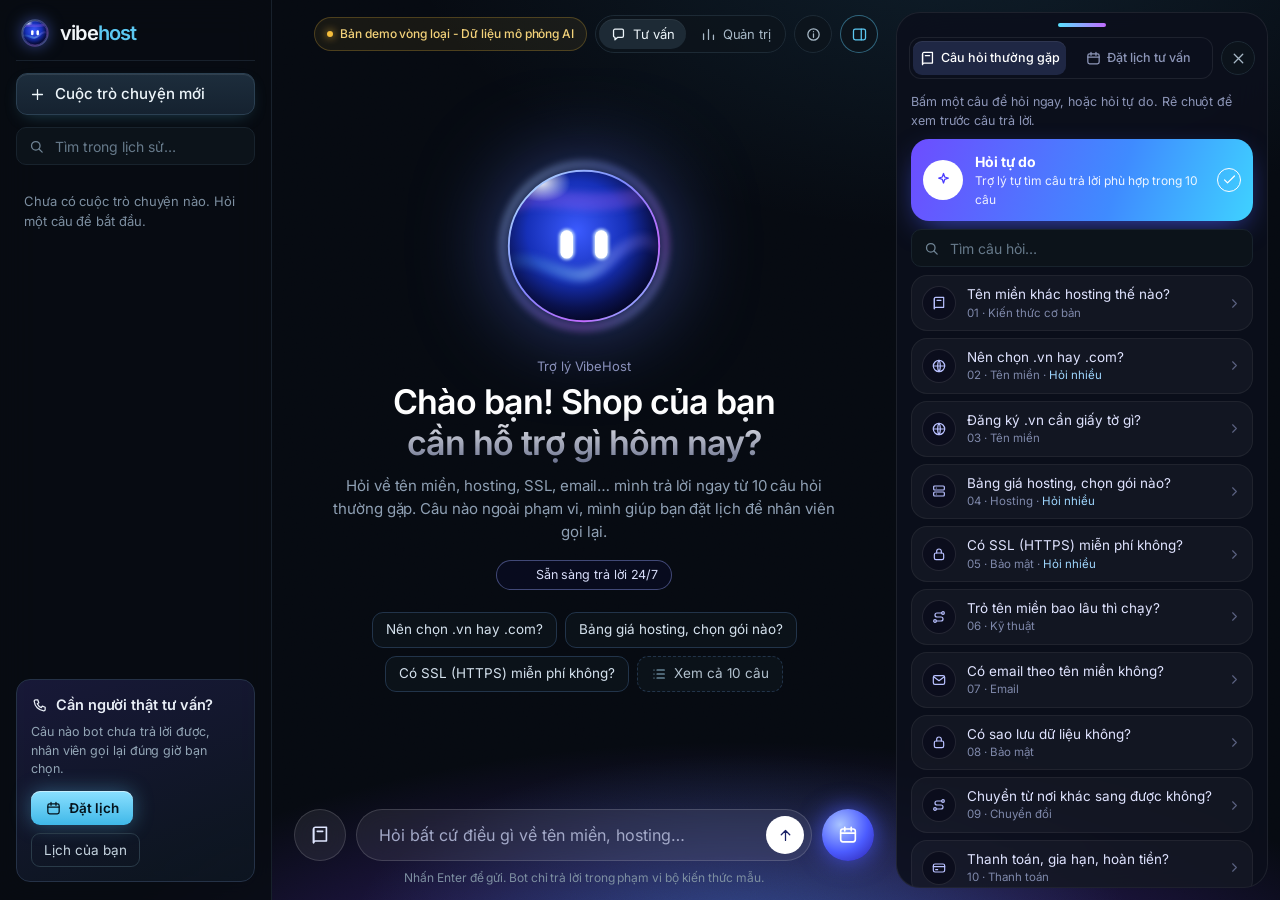
<file: index.html>
<!doctype html>
<html lang="vi">
<head>
  <meta charset="utf-8">
  <meta name="viewport" content="width=device-width, initial-scale=1, viewport-fit=cover">
  <title>Chatbot tư vấn VibeHost — Đề 4 (bản demo vòng loại)</title>
  <meta name="description" content="Chatbot FAQ & đặt lịch tư vấn (Đề 4, VIBE-CODING 2026). Bản demo vòng loại - Dữ liệu mô phỏng AI.">
  <meta name="theme-color" content="#060a11">
  <meta name="color-scheme" content="dark">
  <link rel="icon" href="assets/mascot.svg" type="image/svg+xml">
  <link rel="stylesheet" href="css/styles.css">
</head>
<body>
  <a class="skip-link" href="#msg-input">Bỏ qua, tới ô nhập câu hỏi</a>
  <div class="glowbg" aria-hidden="true"></div>

  <div class="app" id="app" data-view="chat" data-panel-open="true">
    <!-- ============ CỘT TRÁI: LỊCH SỬ TRÒ CHUYỆN ============ -->
    <aside class="side" id="side" aria-label="Lịch sử trò chuyện">
      <div class="brand">
        <img src="assets/mascot.svg" width="30" height="30" alt="">
        <b translate="no">vibe<span>host</span></b>
        <button type="button" class="iconbtn sm only-drawer" id="side-close" aria-label="Đóng lịch sử"></button>
      </div>
      <button type="button" class="new" id="btn-new-chat"><span data-icon="plus"></span>Cuộc trò chuyện mới</button>
      <label class="find"><span data-icon="search"></span><span class="sr-only">Tìm trong lịch sử</span><input type="search" id="hist-search" placeholder="Tìm trong lịch sử…" autocomplete="off"></label>
      <nav class="hist" id="hist-list" aria-label="Các cuộc trò chuyện"></nav>
      <div class="help">
        <b><span data-icon="phone"></span>Cần người thật tư vấn?</b>
        <p>Câu nào bot chưa trả lời được, nhân viên gọi lại đúng giờ bạn chọn.</p>
        <div class="row">
          <button type="button" class="btnc" id="help-book"><span data-icon="cal"></span>Đặt lịch</button>
          <button type="button" class="btng" id="help-mine">Lịch của bạn <span class="count-pill" id="mine-count" hidden>0</span></button>
        </div>
      </div>
    </aside>

    <!-- ============ KHU GIỮA ============ -->
    <main class="main">
      <header class="top">
        <button type="button" class="iconbtn only-m" id="btn-hist" aria-label="Mở lịch sử trò chuyện"><span data-icon="clock"></span></button>
        <a class="top-brand" href="#/chat" aria-label="VibeHost, về màn hình tư vấn"><img src="assets/mascot.svg" width="26" height="26" alt=""><b translate="no">vibe<span>host</span></b></a>
        <span class="conv-title" id="conv-title"><span data-icon="chat"></span><span id="conv-title-text">Cuộc trò chuyện mới</span></span>
        <span class="grow"></span>
        <span class="demo" role="note">Bản demo vòng loại - Dữ liệu mô phỏng AI</span>
        <nav class="pillg" aria-label="Chuyển màn hình">
          <a href="#/chat" data-route="chat"><span data-icon="chat"></span>Tư vấn</a>
          <a href="#/admin" data-route="admin"><span data-icon="chart"></span>Quản trị<span class="nav-count" id="nav-admin-count" hidden>0</span></a>
        </nav>
        <button type="button" class="iconbtn hide-m" id="btn-demo" aria-label="Chạy demo tự động 5 tính năng" title="Chạy demo tự động 5 tính năng"><span data-icon="play"></span></button>
        <button type="button" class="iconbtn" id="btn-about" aria-label="Giới thiệu bản demo" title="Giới thiệu bản demo"><span data-icon="info"></span></button>
        <button type="button" class="iconbtn chat-only" id="btn-panel" aria-label="Ẩn hoặc hiện bảng câu hỏi và đặt lịch" aria-controls="panel" aria-expanded="true"><span data-icon="panelR"></span></button>
      </header>
      <div class="storage-warning" id="storage-warning" role="alert" hidden>Trình duyệt đang chặn lưu trữ: lịch hẹn và lịch sử chỉ được giữ tạm đến khi tải lại trang.</div>

      <!-- Màn tư vấn -->
      <section class="view-chat" id="view-chat" aria-labelledby="chat-h1">
        <h1 class="sr-only" id="chat-h1">Chatbot tư vấn tên miền và hosting VibeHost</h1>
        <div class="chat-log" id="chat-log" role="log" aria-live="polite" aria-label="Nội dung trò chuyện"></div>
        <div class="bottom">
          <form class="dock" id="composer" autocomplete="off">
            <button type="button" class="round" id="dock-faq" aria-label="Mở câu hỏi thường gặp"><span data-icon="book"></span></button>
            <div class="field" id="composer-field">
              <label class="sr-only" for="msg-input">Nhập câu hỏi</label>
              <input id="msg-input" type="text" maxlength="300" enterkeyhint="send" placeholder="Hỏi bất cứ điều gì về tên miền, hosting…">
              <span class="counter" id="msg-counter" aria-hidden="true">0/300</span>
              <button type="submit" class="snd" id="send-btn" aria-label="Gửi câu hỏi"><span data-icon="up"></span></button>
            </div>
            <button type="button" class="orbbtn" id="dock-book" aria-label="Đặt lịch tư vấn"><span data-icon="cal"></span></button>
          </form>
          <p class="hint" id="composer-hint" aria-live="polite">Nhấn Enter để gửi. Bot chỉ trả lời trong phạm vi bộ kiến thức mẫu.</p>
        </div>
      </section>

      <!-- Màn quản trị -->
      <section class="view-admin" id="view-admin" aria-labelledby="adm-h1" hidden>
        <div class="adwrap">
          <div class="adm-head">
            <h1 id="adm-h1">Quản trị lịch hẹn</h1>
            <p>Không cần đăng nhập (đúng phạm vi đề, chỉ dùng cho demo). <span id="adm-storage-note"></span></p>
          </div>
          <div class="kpis">
            <div><small>Câu hỏi đã nhận</small><b id="ins-questions">0</b><em id="ins-since">chưa có câu hỏi</em></div>
            <div><small>Bot tự trả lời</small><b class="grad" id="ins-answered">—</b><em id="ins-answered-sub">0 câu từ bộ kiến thức</em></div>
            <div><small>Chuyển cho nhân viên</small><b id="ins-fallback">0</b><em><span id="ins-bookings">0</span> lịch hẹn tạo từ chatbot</em></div>
            <div><small><span class="dot pend"></span>Lịch chờ xử lý</small><b id="st-pending">0</b><em>Tổng <span id="st-total">0</span>, hẹn hôm nay <span id="st-today">0</span></em></div>
          </div>
          <div class="grid2">
            <div class="col-main">
              <div class="toolbar">
                <label class="find grow"><span data-icon="search"></span><span class="sr-only">Tìm lịch hẹn</span><input type="search" id="adm-search" placeholder="Tìm theo tên, số điện thoại, nội dung…"></label>
                <div class="seg" role="group" aria-label="Lọc theo trạng thái">
                  <button type="button" data-filter="all" aria-pressed="true">Tất cả</button>
                  <button type="button" data-filter="pending" aria-pressed="false">Chờ xử lý</button>
                  <button type="button" data-filter="done" aria-pressed="false">Đã xong</button>
                </div>
              </div>
              <div class="toolbar">
                <button type="button" class="btn danger-ghost" id="adm-clear-done"><span data-icon="trash"></span><span>Xóa lịch đã xử lý (<span id="adm-clear-done-count">0</span>)</span></button>
                <button type="button" class="btn ghost" id="adm-export"><span data-icon="download"></span>Xuất CSV</button>
                <button type="button" class="btn ghost" id="adm-seed"><span data-icon="plus"></span>Thêm dữ liệu mẫu</button>
              </div>
              <div class="tbl">
                <div class="th" aria-hidden="true"><span>Thời gian</span><span>Khách hàng</span><span>Nội dung cần tư vấn</span><span>Trạng thái</span><span></span></div>
                <div id="adm-list" aria-live="polite"></div>
              </div>
            </div>
            <div class="col-side">
              <section class="ins" aria-labelledby="rank-h"><h2 id="rank-h"><img src="assets/mascot.svg" width="22" height="22" alt="">Chủ đề được hỏi nhiều nhất</h2><ol class="rank" id="ins-rank"></ol></section>
              <section class="ins" id="adm-log-panel" aria-labelledby="log-h"><h2 id="log-h"><span>Bot chưa trả lời được (<span id="adm-unanswered-count">0</span>)</span></h2>
                <p class="muted">Gợi ý câu hỏi mới để bổ sung vào bộ kiến thức.</p>
                <ul class="miss-list" id="adm-unanswered"></ul>
                <button type="button" class="btn ghost sm" id="adm-clear-log">Xóa nhật ký</button>
              </section>
              <p class="danger-zone"><button type="button" class="link-btn danger" id="adm-reset">Đặt lại toàn bộ dữ liệu demo</button></p>
            </div>
          </div>
        </div>
      </section>
    </main>

    <!-- ============ CỘT PHẢI: CÂU HỎI THƯỜNG GẶP / ĐẶT LỊCH ============ -->
    <aside class="panel" id="panel" aria-label="Câu hỏi thường gặp và đặt lịch tư vấn">
      <span class="grab" aria-hidden="true"></span>
      <div class="ptabs">
        <div class="seg-tabs" role="tablist" aria-label="Chọn nội dung bảng">
          <button type="button" role="tab" id="tab-faq" aria-controls="pane-faq" aria-selected="true"><span data-icon="book"></span>Câu hỏi thường gặp</button>
          <button type="button" role="tab" id="tab-book" aria-controls="pane-book" aria-selected="false" tabindex="-1"><span data-icon="cal"></span>Đặt lịch tư vấn</button>
        </div>
        <button type="button" class="iconbtn sm" id="panel-close" aria-label="Đóng bảng"><span data-icon="x"></span></button>
      </div>

      <div class="pane" id="pane-faq" role="tabpanel" aria-labelledby="tab-faq">
        <p class="pane-sub">Bấm một câu để hỏi ngay, hoặc hỏi tự do. Rê chuột để xem trước câu trả lời.</p>
        <button type="button" class="smart" id="faq-free"><span class="bub"><span data-icon="spark"></span></span><span><b>Hỏi tự do</b><small>Trợ lý tự tìm câu trả lời phù hợp trong 10 câu</small></span><span class="ok"><span data-icon="check"></span></span></button>
        <label class="find"><span data-icon="search"></span><span class="sr-only">Tìm câu hỏi</span><input type="search" id="faq-search" placeholder="Tìm câu hỏi…" autocomplete="off"></label>
        <div class="faq-list" id="faq-list"></div>
        <p class="pane-foot">Bộ kiến thức mẫu, 10 câu. Giá và chính sách là dữ liệu mẫu.</p>
      </div>

      <div class="pane" id="pane-book" role="tabpanel" aria-labelledby="tab-book" hidden>
        <form id="booking-form" class="bform" novalidate>
          <p class="pane-sub">Nhân viên <span translate="no">VibeHost</span> gọi lại đúng giờ hẹn. Thứ 2 đến Thứ 7, 08:00–11:30 và 13:30–17:00 (giờ Việt Nam).</p>
          <div class="field2"><label for="bk-name">Họ và tên <span class="req" aria-hidden="true">*</span></label>
            <input id="bk-name" name="name" type="text" maxlength="50" autocomplete="name" placeholder="VD: Nguyễn Thị Lan…" aria-describedby="err-name" aria-required="true">
            <p class="ferr" id="err-name"></p></div>
          <div class="field2"><label for="bk-phone">Số điện thoại <span class="req" aria-hidden="true">*</span></label>
            <input id="bk-phone" name="phone" type="tel" inputmode="tel" maxlength="16" autocomplete="tel" placeholder="VD: 0912 345 678…" aria-describedby="err-phone" aria-required="true">
            <p class="ferr" id="err-phone"></p></div>
          <div class="field2"><span class="flabel" id="lbl-date">Ngày hẹn <span class="req" aria-hidden="true">*</span></span>
            <div class="days" id="bk-days" role="radiogroup" aria-labelledby="lbl-date" aria-describedby="err-date"></div>
            <p class="ferr" id="err-date"></p></div>
          <div class="field2"><span class="flabel" id="lbl-time">Giờ hẹn <span class="req" aria-hidden="true">*</span></span>
            <div class="slots" id="bk-slots" role="radiogroup" aria-labelledby="lbl-time" aria-describedby="err-time slot-hint"></div>
            <p class="slot-hint" id="slot-hint"></p>
            <p class="ferr" id="err-time"></p></div>
          <div class="field2"><label for="bk-note">Nội dung cần tư vấn <span class="opt-note">(không bắt buộc)</span></label>
            <textarea id="bk-note" name="note" rows="2" maxlength="200" placeholder="VD: Muốn chuyển website từ nơi khác sang…" aria-describedby="err-note"></textarea>
            <div class="ffoot"><p class="ferr" id="err-note"></p><span class="cnt" id="note-count">0/200</span></div></div>
          <div class="sum" id="bk-sum"><span data-icon="cal"></span><span id="bk-sum-text">Chọn ngày và giờ hẹn</span></div>
          <p class="form-error" id="err-form" role="alert"></p>
          <button type="submit" class="go block" id="bk-submit">Xác nhận đặt lịch</button>
          <p class="privacy">Thông tin chỉ lưu trên trình duyệt này (localStorage) để phục vụ bản demo, không gửi đi đâu.</p>
        </form>
        <section class="mine" id="mine-section" aria-labelledby="mine-h" hidden>
          <h3 id="mine-h">Lịch hẹn của bạn</h3>
          <ul class="mine-list" id="mine-list"></ul>
        </section>
      </div>
    </aside>
    <div class="scrim" id="scrim" hidden></div>
  </div>

  <div class="pop" id="faq-pop" role="tooltip" hidden></div>

  <!-- Giới thiệu -->
  <dialog id="about-dialog" class="dlg" aria-labelledby="about-title">
    <div class="dlg-in">
      <div class="dlg-head"><h2 id="about-title">Về bản demo</h2><button type="button" class="iconbtn sm" data-close aria-label="Đóng"><span data-icon="x"></span></button></div>
      <p class="dlg-sub">Đề 4: Chatbot FAQ &amp; đặt lịch tư vấn. VIBE-CODING 2026, đội Vibe, Bảng B – Kinh tế.</p>
      <h3>Dành cho ai</h3>
      <p>Chủ shop và doanh nghiệp nhỏ đang cần tên miền, hosting, trong khi nhà cung cấp nhỏ như <span translate="no">VibeHost</span> (giả định) không đủ người trực 24/7.</p>
      <h3>Một tình huống cụ thể</h3>
      <ol class="steps">
        <li><b>22 giờ</b>, chị Lan (chủ shop thời trang online) hỏi “nên chọn .vn hay .com” → bot trả lời ngay và gợi ý 3 câu liên quan.</li>
        <li>Chị hỏi “có nhận thiết kế logo không”, ngoài bộ kiến thức → bot không đoán mò mà mời đặt lịch, chị để lại tên và số điện thoại.</li>
        <li><b>Sáng hôm sau</b>, nhân viên mở trang Quản trị, gọi lại, bấm “Đã xử lý” rồi xóa lịch. Câu hỏi chưa trả lời được giúp chủ shop bổ sung bộ câu hỏi.</li>
      </ol>
      <h3>Ba loại dữ liệu trong ứng dụng</h3>
      <dl class="legend">
        <div><dt><span class="tag sample">Dữ liệu mẫu</span></dt><dd>10 câu hỏi, giá, chính sách và lịch hẹn mẫu do đội soạn, không phải thông tin thật của công ty nào.</dd></div>
        <div><dt><span class="tag ai">AI mô phỏng</span></dt><dd>Phần diễn đạt lại câu trả lời và 3 câu gợi ý: chạy theo quy tắc, không gọi AI thật. “Xem câu trả lời gốc” cho thấy bot dựa vào đâu.</dd></div>
        <div><dt><span class="tag real">Do bạn nhập</span></dt><dd>Câu hỏi và lịch hẹn bạn tạo, lưu thật trên trình duyệt này (localStorage), không gửi đi đâu.</dd></div>
      </dl>
      <div class="dlg-foot"><button type="button" class="btng" data-close>Đóng</button><button type="button" class="go" id="about-demo"><span data-icon="play"></span>Chạy demo tự động 5 tính năng</button></div>
    </div>
  </dialog>

  <!-- Hộp xác nhận -->
  <dialog id="confirm-dialog" class="dlg confirm" aria-labelledby="confirm-msg">
    <form method="dialog" class="dlg-in">
      <p id="confirm-msg"></p>
      <div class="dlg-foot"><button type="submit" value="cancel" class="btng">Hủy</button><button type="submit" value="ok" class="btn danger" id="confirm-ok">Xóa</button></div>
    </form>
  </dialog>

  <div class="toast" id="toast" role="status" aria-live="polite" hidden></div>
  <div class="demo-caption" id="demo-caption" role="status" aria-live="polite" hidden><span class="cap-step" id="cap-step">1/5</span><span class="cap-text" id="cap-text"></span><button type="button" class="cap-stop" id="cap-stop">Dừng</button></div>
  <div class="demo-cursor" id="demo-cursor" aria-hidden="true" hidden><svg viewBox="0 0 24 24" width="26" height="26"><path d="M5 3.5 18.5 13l-6.2.9 3.6 6.4-2.6 1.4-3.6-6.4L5 19.5z" fill="#fff" stroke="#060a11" stroke-width="1.4" stroke-linejoin="round"/></svg></div>
  <noscript><p class="noscript">Vui lòng bật JavaScript để dùng chatbot.</p></noscript>

  <script src="js/data.js"></script>
  <script src="js/engine.js"></script>
  <script src="js/booking.js"></script>
  <script src="js/app.js"></script>
</body>
</html>
</file>
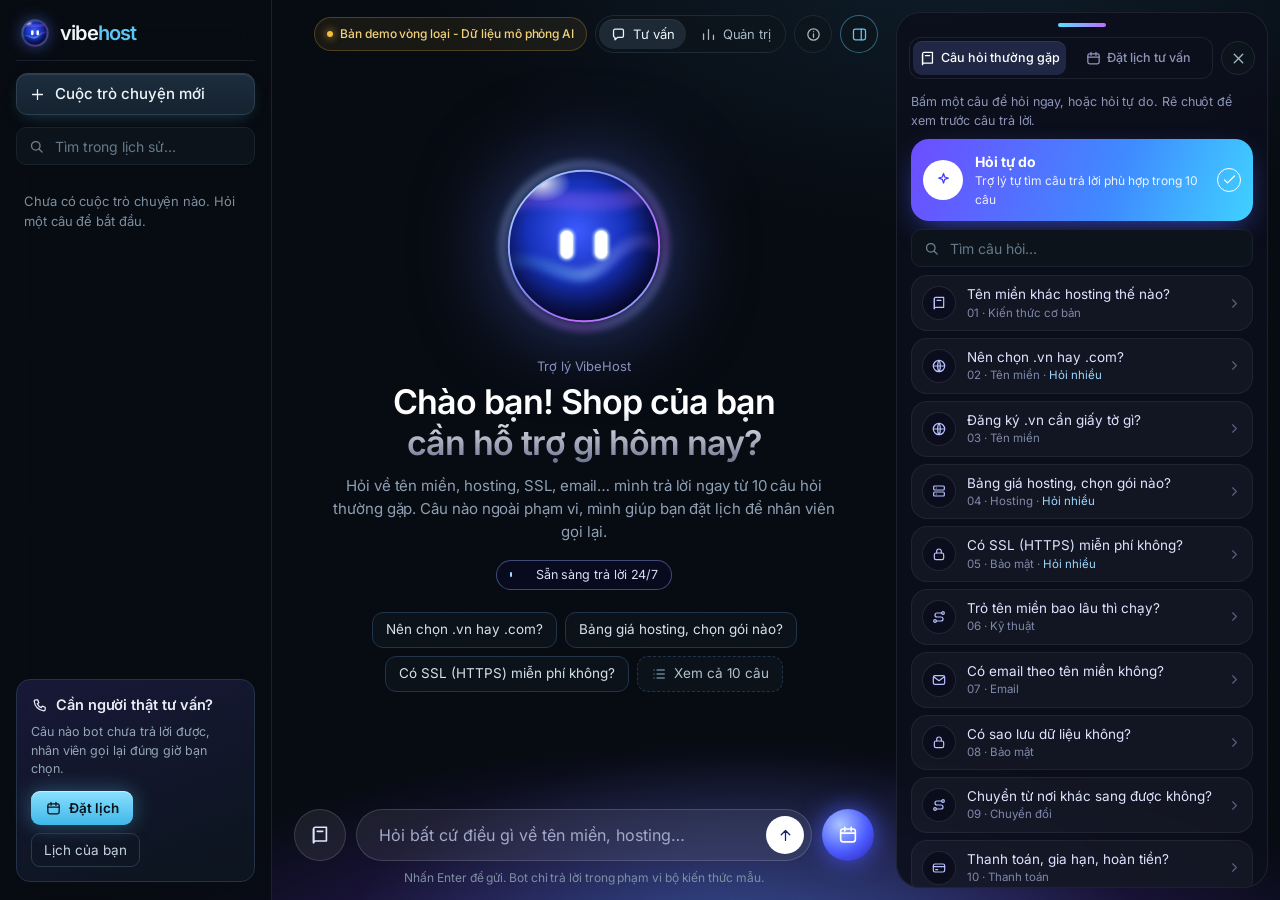
<file: beta/index.html>
<!doctype html>
<html lang="vi">
<head>
  <meta charset="utf-8">
  <meta name="viewport" content="width=device-width, initial-scale=1">
  <title>Chuyển tới bản chính</title>
  <meta http-equiv="refresh" content="0; url=../">
  <link rel="canonical" href="../">
  <style>body { margin: 0; min-height: 100vh; display: grid; place-items: center; background: #060a11; color: #e8eef6; font: 15px/1.5 system-ui, sans-serif; } a { color: #5cc8f2; }</style>
</head>
<body><p>Giao diện mới đã lên bản chính. <a href="../">Mở chatbot</a></p></body>
</html>
</file>
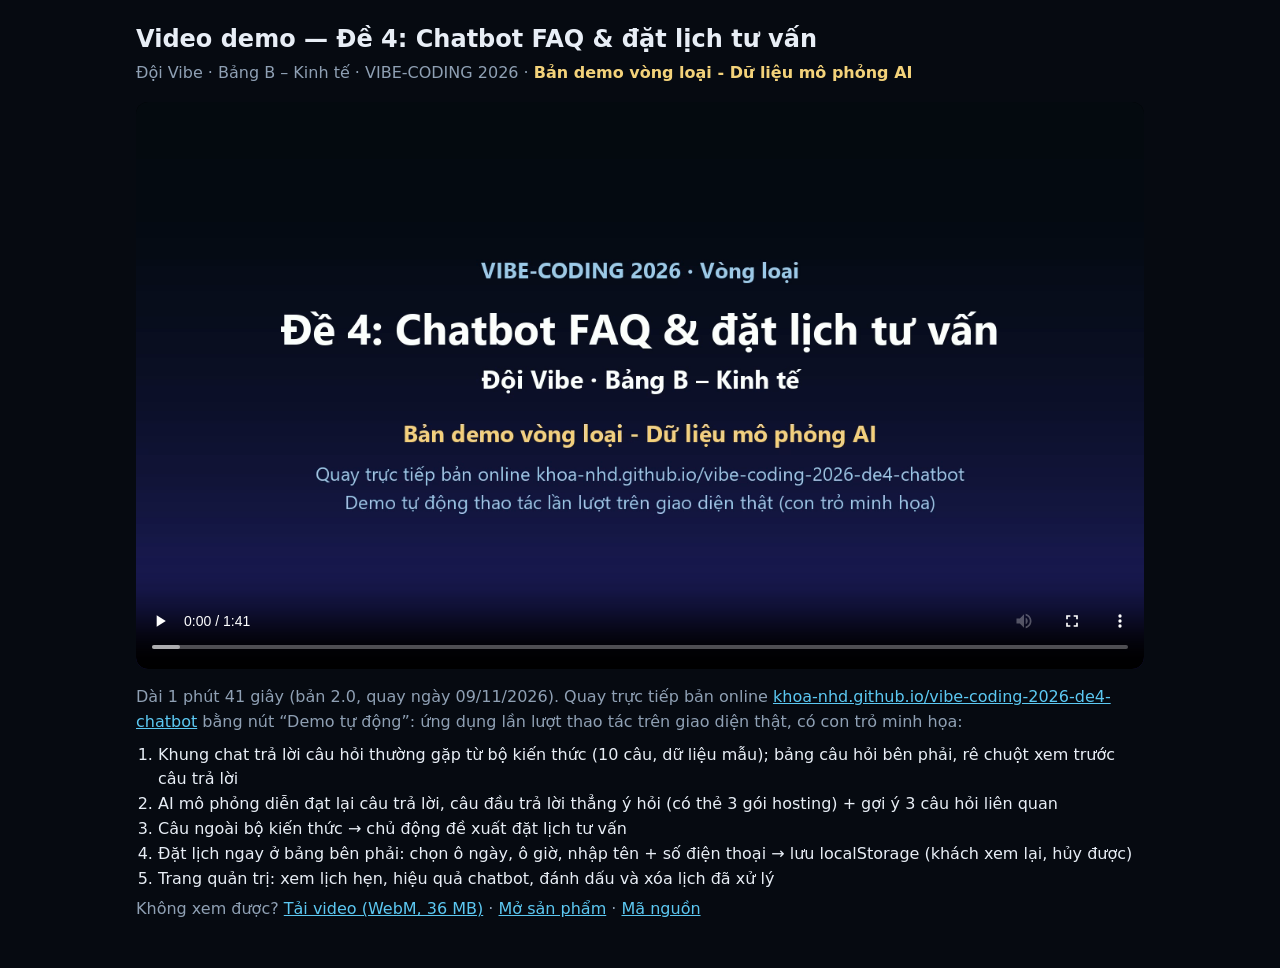
<file: video.html>
<!doctype html>
<html lang="vi">
<head>
  <meta charset="utf-8">
  <meta name="viewport" content="width=device-width, initial-scale=1">
  <title>Video demo · Đề 4 Chatbot FAQ &amp; đặt lịch tư vấn</title>
  <style>
    :root { --bg: #060a11; --text: #e8eef6; --muted: #8fa0b4; --accent: #f3d27a; --link: #5cc8f2; }
    * { box-sizing: border-box; }
    body { margin: 0; min-height: 100vh; background: var(--bg); color: var(--text); font: 16px/1.55 "Segoe UI", system-ui, -apple-system, Roboto, Arial, sans-serif; }
    main { max-width: 1040px; margin: 0 auto; padding: 24px 16px 40px; }
    h1 { margin: 0 0 4px; font-size: 24px; line-height: 1.3; }
    p { margin: 6px 0; color: var(--muted); }
    .badge { color: var(--accent); font-weight: 700; }
    video { display: block; width: 100%; margin: 16px 0; border-radius: 12px; background: #000; aspect-ratio: 16 / 9; }
    a { color: var(--link); }
    ol { margin: 8px 0 0; padding-left: 22px; color: var(--text); }
  </style>
</head>
<body>
  <main>
    <h1>Video demo — Đề 4: Chatbot FAQ &amp; đặt lịch tư vấn</h1>
    <p>Đội Vibe · Bảng B – Kinh tế · VIBE-CODING 2026 · <span class="badge">Bản demo vòng loại - Dữ liệu mô phỏng AI</span></p>
    <video src="media/demo-de4.webm" controls playsinline preload="metadata"></video>
    <p>Dài 1 phút 41 giây (bản 2.0, quay ngày 09/11/2026). Quay trực tiếp bản online <a href="./">khoa-nhd.github.io/vibe-coding-2026-de4-chatbot</a> bằng nút “Demo tự động”: ứng dụng lần lượt thao tác trên giao diện thật, có con trỏ minh họa:</p>
    <ol>
      <li>Khung chat trả lời câu hỏi thường gặp từ bộ kiến thức (10 câu, dữ liệu mẫu); bảng câu hỏi bên phải, rê chuột xem trước câu trả lời</li>
      <li>AI mô phỏng diễn đạt lại câu trả lời, câu đầu trả lời thẳng ý hỏi (có thẻ 3 gói hosting) + gợi ý 3 câu hỏi liên quan</li>
      <li>Câu ngoài bộ kiến thức → chủ động đề xuất đặt lịch tư vấn</li>
      <li>Đặt lịch ngay ở bảng bên phải: chọn ô ngày, ô giờ, nhập tên + số điện thoại → lưu localStorage (khách xem lại, hủy được)</li>
      <li>Trang quản trị: xem lịch hẹn, hiệu quả chatbot, đánh dấu và xóa lịch đã xử lý</li>
    </ol>
    <p>Không xem được? <a href="media/demo-de4.webm" download>Tải video (WebM, 36 MB)</a> · <a href="./">Mở sản phẩm</a> · <a href="https://github.com/khoa-nhd/vibe-coding-2026-de4-chatbot">Mã nguồn</a></p>
  </main>
</body>
</html>
</file>
<file: css/styles.css>
/* styles.css — Chatbot FAQ & đặt lịch tư vấn (Đề 4) · giao diện v2: khung "thép đêm" + linh vật quả cầu
   Màu ngữ nghĩa: xanh lơ = hành động chính · hổ phách = mô phỏng/chú ý · xanh lá = đã xong/dữ liệu thật · đỏ = xóa/lỗi · xám = dữ liệu mẫu
   Phông Inter (SIL OFL) tự lưu trong css/fonts → chạy được offline */
@font-face { font-family: 'Inter'; font-style: normal; font-weight: 300 700; font-display: swap; src: url(fonts/inter-vietnamese.woff2) format('woff2'); unicode-range: U+0102-0103, U+0110-0111, U+0128-0129, U+0168-0169, U+01A0-01A1, U+01AF-01B0, U+0300-0301, U+0303-0304, U+0308-0309, U+0323, U+0329, U+1EA0-1EF9, U+20AB; }
@font-face { font-family: 'Inter'; font-style: normal; font-weight: 300 700; font-display: swap; src: url(fonts/inter-latin-ext.woff2) format('woff2'); unicode-range: U+0100-02BA, U+02BD-02C5, U+02C7-02CC, U+02CE-02D7, U+02DD-02FF, U+0304, U+0308, U+0329, U+1D00-1DBF, U+1E00-1E9F, U+1EF2-1EFF, U+2020, U+20A0-20AB, U+20AD-20C0, U+2113, U+2C60-2C7F, U+A720-A7FF; }
@font-face { font-family: 'Inter'; font-style: normal; font-weight: 300 700; font-display: swap; src: url(fonts/inter-latin.woff2) format('woff2'); unicode-range: U+0000-00FF, U+0131, U+0152-0153, U+02BB-02BC, U+02C6, U+02DA, U+02DC, U+0304, U+0308, U+0329, U+2000-206F, U+20AC, U+2122, U+2191, U+2193, U+2212, U+2215, U+FEFF, U+FFFD; }

:root {
  --bg: #060a11;
  --side: rgba(8, 12, 19, .78);
  --panel: rgba(12, 15, 28, .88);
  --card: rgba(12, 18, 26, .82);
  --line: #18212c;
  --line2: #22303c;
  --ink: #e8eef6;
  --ink2: #b4c2cf;
  --mut: #7d8fa1;
  --cy: #5cc8f2;
  --cy-l: #8be0ff;
  --cy-d: #3fb8e8;
  --vi: #6d5dff;
  --amber: #f3d27a;
  --amber-l: rgba(246, 190, 60, .32);
  --ok: #7ee2b8;
  --ok-l: rgba(126, 226, 184, .32);
  --red: #f19a92;
  --red-l: rgba(241, 154, 146, .34);
  --font: 'Inter', system-ui, -apple-system, "Segoe UI", Roboto, Arial, sans-serif;
}

* { box-sizing: border-box; }
html, body { margin: 0; height: 100%; }
body { font: 400 15px/1.55 var(--font); color: var(--ink); background: var(--bg); -webkit-font-smoothing: antialiased; overflow: hidden; letter-spacing: -.005em; }
button, input, select, textarea { font: inherit; color: inherit; }
button { cursor: pointer; background: none; border: 0; padding: 0; }
button, a, input, textarea, summary { touch-action: manipulation; -webkit-tap-highlight-color: transparent; }
[hidden] { display: none !important; }
a { color: var(--cy); }
p { margin: 0; }
h1, h2, h3 { text-wrap: balance; }
:focus-visible { outline: 2px solid var(--cy); outline-offset: 2px; }
.sr-only { position: absolute; width: 1px; height: 1px; padding: 0; margin: -1px; overflow: hidden; clip: rect(0 0 0 0); white-space: nowrap; border: 0; }
.muted { color: var(--mut); }
.ic { display: block; flex: none; }
.skip-link { position: fixed; left: 12px; top: -60px; z-index: 200; padding: 10px 14px; border-radius: 10px; background: #fff; color: #060a11; font-weight: 600; text-decoration: none; }
.skip-link:focus { top: 12px; }

/* nền: ánh xanh tím từ đáy + hạt nhiễu */
.glowbg { position: fixed; inset: 0; z-index: 0; pointer-events: none; background:
  radial-gradient(1000px 420px at 58% 116%, rgba(76, 92, 255, .58), rgba(120, 60, 255, .2) 45%, transparent 72%),
  radial-gradient(560px 260px at 58% 104%, rgba(88, 225, 255, .26), transparent 70%),
  radial-gradient(800px 460px at 75% -10%, rgba(64, 150, 196, .15), transparent 70%), var(--bg); }
body::after { content: ""; position: fixed; inset: 0; z-index: 1; pointer-events: none; opacity: .07; mix-blend-mode: overlay;
  background-image: url("data:image/svg+xml,%3Csvg xmlns='http://www.w3.org/2000/svg' width='180' height='180'%3E%3Cfilter id='n'%3E%3CfeTurbulence type='fractalNoise' baseFrequency='.85' numOctaves='3' stitchTiles='stitch'/%3E%3C/filter%3E%3Crect width='100%25' height='100%25' filter='url(%23n)'/%3E%3C/svg%3E"); }

/* ============ BỐ CỤC ============ */
.app { position: relative; z-index: 2; height: 100vh; height: 100dvh; display: grid; grid-template-columns: 272px minmax(0, 1fr) 384px; }
.app[data-panel-open="false"] { grid-template-columns: 272px minmax(0, 1fr); }
.app[data-panel-open="false"] .panel { display: none; }
.app[data-view="admin"] { grid-template-columns: minmax(0, 1fr); }
.app[data-view="admin"] .side, .app[data-view="admin"] .panel, .app[data-view="admin"] .chat-only, .app[data-view="admin"] .conv-title { display: none !important; }
.app[data-view="admin"] .top-brand { display: inline-flex; }

/* ============ THANH TRÁI: LỊCH SỬ ============ */
.side { position: relative; z-index: 3; display: flex; flex-direction: column; gap: 12px; min-height: 0; padding: 18px 16px; border-right: 1px solid var(--line); background: var(--side); backdrop-filter: blur(18px); }
.brand { display: flex; align-items: center; gap: 10px; padding: 0 4px 12px; border-bottom: 1px solid var(--line); }
.brand img { filter: drop-shadow(0 0 8px rgba(88, 120, 255, .6)); }
.brand b, .top-brand b { font: 600 20px/1 var(--font); letter-spacing: -.04em; color: #f2f6f9; }
.brand b span, .top-brand b span { color: var(--cy); }
.brand .iconbtn { margin-left: auto; }
.new { display: flex; align-items: center; gap: 9px; height: 42px; padding: 0 12px; border-radius: 11px; font-weight: 500; color: #eef6fb;
  background: linear-gradient(180deg, #1d2d3c, #152230); border: 1px solid #2b4052; box-shadow: inset 0 1px 0 rgba(255, 255, 255, .09), 0 6px 18px -8px rgba(92, 200, 242, .35); transition: border-color .15s; }
.new:hover { border-color: #3d5a72; }
.find { display: flex; align-items: center; gap: 8px; height: 38px; padding: 0 11px; border-radius: 10px; background: #0c131a; border: 1px solid #18232d; color: #6f8394; }
.find:focus-within { border-color: #2f5a74; }
.find input { flex: 1; min-width: 0; height: 100%; border: 0; background: transparent; outline: none; font-size: 14px; color: var(--ink); }
.find input::placeholder { color: #66798a; }
.hist { flex: 1; min-height: 0; overflow-y: auto; display: flex; flex-direction: column; gap: 2px; margin: 0 -6px; padding: 0 6px; }
.hist .lbl { margin: 10px 6px 4px; font-size: 12px; color: #63778a; }
.hist .lbl:first-child { margin-top: 2px; }
.hi { display: flex; align-items: center; gap: 10px; width: 100%; padding: 8px 10px; border-radius: 9px; text-align: left; font-size: 13.5px; color: #a9bac7; white-space: nowrap; }
.hi span.t { min-width: 0; overflow: hidden; text-overflow: ellipsis; }
.hi .ic { color: #5f7383; }
.hi:hover { background: #111b25; color: #e6f0f7; }
.hi[aria-current="true"] { background: #15202b; color: #f0f7fb; } .hi[aria-current="true"] .ic { color: var(--cy); }
.hi em { margin-left: auto; flex: none; font-style: normal; font-size: 11px; padding: 1px 7px; border-radius: 999px; color: #9fe3ff; background: rgba(92, 200, 242, .1); border: 1px solid rgba(92, 200, 242, .25); }
.hist-empty { padding: 14px 8px; font-size: 13px; color: var(--mut); }
.help { padding: 14px; border-radius: 14px; background: linear-gradient(160deg, rgba(109, 93, 255, .16), rgba(92, 200, 242, .05)); border: 1px solid #253247; }
.help b { display: flex; align-items: center; gap: 8px; font-weight: 600; font-size: 14.5px; }
.help p { margin: 6px 0 12px; font-size: 12.5px; color: #93a6b6; line-height: 1.5; }
.help .row { display: flex; gap: 8px; flex-wrap: wrap; }

/* ============ NÚT DÙNG CHUNG ============ */
.btnc, .go { display: inline-flex; align-items: center; justify-content: center; gap: 7px; height: 34px; padding: 0 14px; border-radius: 9px; font-size: 13.5px; font-weight: 600; color: #04131c; white-space: nowrap;
  background: linear-gradient(180deg, var(--cy-l), var(--cy-d)); box-shadow: 0 0 20px rgba(92, 200, 242, .38), inset 0 1px 0 rgba(255, 255, 255, .5); transition: filter .15s, transform .1s; }
.btnc:hover, .go:hover { filter: brightness(1.08); }
.btnc:active, .go:active, .btn:active, .btng:active { transform: translateY(1px); }
.go.block { width: 100%; height: 44px; font-size: 15px; border-radius: 12px; }
.go:disabled { opacity: .55; cursor: progress; }
.btng { display: inline-flex; align-items: center; gap: 6px; height: 34px; padding: 0 12px; border-radius: 9px; font-size: 13.5px; color: #c5d4df; border: 1px solid #2a3b49; white-space: nowrap; transition: background-color .15s; }
.btng:hover { background: #121c26; }
.btn { display: inline-flex; align-items: center; gap: 7px; height: 36px; padding: 0 13px; border-radius: 10px; font-size: 13.5px; font-weight: 500; white-space: nowrap; transition: background-color .15s, border-color .15s; }
.btn.sm { height: 32px; font-size: 13px; }
.btn.ghost { color: #c5d4df; border: 1px solid #2a3b49; background: rgba(12, 18, 26, .6); } .btn.ghost:hover { background: #121c26; }
.btn.danger-ghost { color: var(--red); border: 1px solid var(--red-l); } .btn.danger-ghost:hover { background: rgba(241, 154, 146, .08); }
.btn.danger { color: #2a0a07; background: var(--red); font-weight: 600; }
.btn.ok { color: var(--ok); border: 1px solid var(--ok-l); background: rgba(126, 226, 184, .1); } .btn.ok:hover { background: rgba(126, 226, 184, .18); }
.btn:disabled { opacity: .45; cursor: not-allowed; }
.link-btn { color: var(--cy); font-size: 13.5px; font-weight: 500; }
.link-btn:hover { text-decoration: underline; text-underline-offset: 3px; }
.link-btn.danger { color: var(--red); }
.iconbtn { display: grid; place-items: center; width: 38px; height: 38px; border-radius: 999px; flex: none; color: #a7b8c6; background: rgba(13, 20, 28, .8); border: 1px solid #1d2a35; transition: color .15s, border-color .15s; }
.iconbtn:hover { color: #fff; border-color: #2f4152; }
.iconbtn[aria-expanded="true"] { color: var(--cy); border-color: rgba(92, 200, 242, .45); }
.iconbtn.sm { width: 34px; height: 34px; }
.count-pill { display: inline-grid; place-items: center; min-width: 19px; height: 19px; padding: 0 5px; border-radius: 999px; font-size: 11.5px; font-weight: 700; color: #04131c; background: var(--cy); font-variant-numeric: tabular-nums; }

/* ============ THANH TRÊN ============ */
.main { position: relative; z-index: 2; display: flex; flex-direction: column; min-width: 0; min-height: 0; }
.top { display: flex; align-items: center; gap: 8px; min-height: 68px; padding: 14px 18px; }
.top .grow { flex: 1; }
.top-brand { display: none; align-items: center; gap: 8px; text-decoration: none; }
.conv-title { display: inline-flex; align-items: center; gap: 8px; max-width: 340px; height: 36px; padding: 0 14px; border-radius: 999px; font-size: 13.5px; color: #d5e0ea; background: rgba(255, 255, 255, .04); border: 1px solid rgba(255, 255, 255, .09); white-space: nowrap; }
.conv-title .ic { color: #9aa6ff; }
.conv-title #conv-title-text { overflow: hidden; text-overflow: ellipsis; }
.demo { display: inline-flex; align-items: center; gap: 7px; height: 34px; padding: 0 12px; border-radius: 999px; font-size: 12px; font-weight: 500; white-space: nowrap; color: var(--amber); background: rgba(246, 190, 60, .07); border: 1px solid rgba(246, 190, 60, .24); }
.demo::before { content: ""; width: 6px; height: 6px; border-radius: 50%; background: #f6be3c; box-shadow: 0 0 8px #f6be3c; flex: none; }
.pillg { display: inline-flex; align-items: center; gap: 3px; padding: 3px; border-radius: 999px; background: rgba(13, 20, 28, .8); border: 1px solid #1d2a35; }
.pillg a { display: inline-flex; align-items: center; gap: 6px; height: 30px; padding: 0 11px; border-radius: 999px; font-size: 13px; color: #a7b8c6; text-decoration: none; white-space: nowrap; }
.pillg a:hover { color: #fff; }
.pillg a[aria-current="page"] { background: #1d2a35; color: #eef6fb; box-shadow: inset 0 1px 0 rgba(255, 255, 255, .06); }
.nav-count { display: inline-grid; place-items: center; min-width: 18px; height: 18px; padding: 0 5px; border-radius: 999px; font-size: 11px; font-weight: 700; color: #04131c; background: var(--cy); }
.storage-warning { margin: 0 22px 8px; padding: 8px 12px; border-radius: 10px; font-size: 13.5px; color: var(--red); background: rgba(241, 154, 146, .08); border: 1px solid var(--red-l); }

/* ============ KHUNG TRÒ CHUYỆN ============ */
.view-chat { flex: 1; min-height: 0; display: flex; flex-direction: column; }
.chat-log { flex: 1; min-height: 0; overflow-y: auto; overscroll-behavior: contain; display: flex; flex-direction: column; gap: 22px; padding: 6px 24px 26px; }
.msg { width: 100%; max-width: 760px; align-self: center; }
.msg.mu { display: flex; flex-direction: column; align-items: flex-end; }

/* màn chào với linh vật */
.hero { margin: auto; display: flex; flex-direction: column; align-items: center; text-align: center; padding: 8px 0 12px; max-width: 760px; align-self: center; }
.mascot { width: 188px; height: 188px; filter: drop-shadow(0 0 44px rgba(88, 120, 255, .55)); animation: float 6s ease-in-out infinite; }
.mascot .eyes { transition: transform .18s ease-out; }
.mascot .lids { transform-origin: center; transform-box: fill-box; animation: blink 5.5s infinite; }
@keyframes float { 0%, 100% { transform: translateY(0); } 50% { transform: translateY(-6px); } }
@keyframes blink { 0%, 94%, 100% { transform: scaleY(1); } 96% { transform: scaleY(.1); } }
.hero .nm { margin-top: 10px; font-size: 13px; color: #8d93b8; }
.hello { margin: 6px 0 0; font: 600 34px/1.2 var(--font); letter-spacing: -.03em; background: linear-gradient(180deg, #fff 35%, rgba(196, 206, 255, .52)); -webkit-background-clip: text; background-clip: text; color: transparent; }
.hero .sub { margin-top: 10px; font-size: 15px; color: #8fa0b4; max-width: 56ch; }
.live { display: inline-flex; align-items: center; gap: 8px; height: 30px; margin-top: 16px; padding: 0 13px; border-radius: 999px; font-size: 12.5px; color: #d9defa; background: rgba(10, 14, 40, .55); border: 1px solid rgba(154, 166, 255, .4); }
.bars { display: inline-flex; gap: 2px; align-items: center; height: 16px; }
.bars i { width: 2px; border-radius: 2px; background: #9fd7ff; animation: eq 1.2s ease-in-out infinite; }
.bars i:nth-child(2) { animation-delay: .15s; } .bars i:nth-child(3) { animation-delay: .3s; } .bars i:nth-child(4) { animation-delay: .45s; } .bars i:nth-child(5) { animation-delay: .6s; }
@keyframes eq { 0%, 100% { height: 5px; } 50% { height: 15px; } }
.hero .chips { justify-content: center; margin-top: 22px; }

/* tin nhắn */
.u { align-self: flex-end; max-width: min(460px, 80%); padding: 10px 15px 8px; border-radius: 18px 18px 5px 18px; font-size: 14.5px; color: #fff; background: linear-gradient(140deg, #2b5fd9, #3f8bff); box-shadow: 0 10px 24px -14px rgba(63, 139, 255, .8); overflow-wrap: anywhere; }
.u time { display: block; margin-top: 2px; text-align: right; font-size: 11.5px; color: #d4e2ff; font-variant-numeric: tabular-nums; }
.b { display: flex; gap: 12px; }
.b .av { flex: none; width: 32px; height: 32px; margin-top: 1px; filter: drop-shadow(0 0 8px rgba(88, 120, 255, .55)); }
.b .body { flex: 1; min-width: 0; overflow-wrap: anywhere; }
.trace { display: inline-flex; align-items: center; gap: 6px; margin-bottom: 6px; font-size: 12.5px; color: #a3adff; }
.lead { margin-bottom: 8px; font-size: 16px; font-weight: 600; line-height: 1.5; color: #fff; }
.b p { margin-bottom: 10px; font-size: 14.5px; color: #c3cfda; line-height: 1.62; }
.b p:last-child { margin-bottom: 0; }
.b p.repeat { font-size: 13.5px; color: var(--mut); }
.points { margin: 4px 0 12px; padding: 0 0 0 14px; list-style: none; border-left: 2px solid #22405a; }
.points li { padding: 3px 0; font-size: 14px; color: #b3c3d3; line-height: 1.55; }
.points.pk-note { margin-top: 10px; border-left: 0; padding-left: 0; } .points.pk-note li { font-size: 12.5px; color: var(--mut); }
.pk { display: grid; grid-template-columns: repeat(3, minmax(0, 1fr)); gap: 10px; margin: 14px 0 4px; }
.pc { position: relative; overflow: hidden; padding: 12px 14px; border-radius: 14px; background: var(--card); border: 1px solid var(--line2); transition: transform .18s ease-out, border-color .18s; }
.pc:hover { transform: translateY(-2px); border-color: #34506a; }
.pc small { display: block; font-size: 12px; color: #8b9cad; }
.pc b { display: block; margin: 2px 0; font-size: 22px; font-weight: 600; letter-spacing: -.02em; color: #fff; }
.pc b span { font-size: 12px; font-weight: 400; color: #8b9cad; }
.pc p { margin: 0 !important; font-size: 12.5px !important; color: #8b9cad !important; }
.pc.best { border-color: rgba(92, 200, 242, .55); box-shadow: 0 0 0 1px rgba(92, 200, 242, .2), 0 14px 34px -16px rgba(92, 200, 242, .6); }
.pc-h { display: flex; flex-wrap: wrap; align-items: center; justify-content: space-between; gap: 4px 8px; }
.pc .badge { flex: none; padding: 1px 8px; border-radius: 999px; font-size: 10.5px; font-weight: 600; line-height: 1.6; color: #04131c; background: var(--cy-l); white-space: nowrap; }
.meta { display: flex; flex-wrap: wrap; align-items: center; gap: 8px; margin-top: 12px; font-size: 12.5px; }
.tag { display: inline-flex; align-items: center; gap: 5px; padding: 1px 9px; border-radius: 999px; border: 1px solid; font-size: 12px; font-weight: 500; line-height: 1.7; white-space: nowrap; }
.tag.src { color: #9fd2ef; border-color: #234a63; background: rgba(92, 200, 242, .05); }
.tag.ai, .tag.warn { color: var(--amber); border-color: var(--amber-l); background: rgba(246, 190, 60, .05); }
.tag.ok, .tag.real { color: var(--ok); border-color: var(--ok-l); background: rgba(126, 226, 184, .05); }
.tag.sample { color: #b5c0d6; border-color: #33405a; background: rgba(150, 165, 200, .06); }
.meta .origin-btn { color: var(--cy); font-size: 12.5px; font-weight: 500; }
.meta .origin-btn:hover { text-decoration: underline; text-underline-offset: 3px; }
.meta time { margin-left: auto; font-size: 12px; color: var(--mut); font-variant-numeric: tabular-nums; }
.origin { margin-top: 10px; padding: 12px 14px; border-radius: 12px; background: rgba(12, 18, 26, .7); border: 1px solid var(--line2); font-size: 13.5px; }
.origin p { margin: 0 0 6px !important; font-size: 13.5px !important; color: #dbe5ee !important; }
.origin small { display: block; font-size: 12.5px; color: var(--mut); line-height: 1.55; }
.chips { display: flex; flex-wrap: wrap; gap: 8px; }
.sug { margin-top: 14px; }
.sug-label { margin: 0 0 8px !important; font-size: 12.5px !important; font-weight: 500; color: var(--mut) !important; }
.chip { position: relative; overflow: hidden; display: inline-flex; align-items: center; gap: 7px; min-height: 36px; padding: 7px 13px; border-radius: 11px; text-align: left; font-size: 13.5px; line-height: 1.3; color: #d5e2ee; background: rgba(13, 20, 28, .82); border: 1px solid #22344a; transition: border-color .15s, color .15s; }
.chip:hover { border-color: var(--cy); color: #fff; }
.chip.ghost { border-style: dashed; color: #b3c2cf; }
.chip .ic { color: #8fb7d0; }
.menu { display: grid; gap: 6px; margin-top: 10px; }
.menu .chip { width: 100%; }
.acts { display: flex; flex-wrap: wrap; gap: 8px; margin-top: 14px; }
.acts .btnc { height: 38px; padding: 0 15px; }
.out { padding: 14px 16px; border-radius: 16px; background: rgba(48, 34, 6, .22); border: 1px solid rgba(246, 190, 60, .26); }
.out .lead { margin-top: 8px; }
.receipt { padding: 16px; border-radius: 16px; background: var(--card); border: 1px solid var(--line2); }
.receipt-head { display: flex; align-items: flex-start; gap: 10px; }
.receipt-icon { display: grid; place-items: center; width: 30px; height: 30px; flex: none; border-radius: 50%; color: var(--ok); background: rgba(126, 226, 184, .1); border: 1px solid var(--ok-l); }
.receipt-head strong { display: block; font-size: 16px; }
.receipt-head span { font-size: 13.5px; font-weight: 500; color: var(--amber); }
.receipt dl { display: grid; gap: 0; margin: 12px 0; }
.receipt dl div { display: flex; justify-content: space-between; gap: 12px; padding: 8px 0; border-top: 1px solid #1b2732; font-size: 14px; }
.receipt p { font-size: 13.5px !important; color: #9fb0c0 !important; }
.receipt .acts { margin-top: 12px; }
.receipt dt { color: var(--mut); white-space: nowrap; } .receipt dd { margin: 0; font-weight: 600; text-align: right; font-variant-numeric: tabular-nums; }
.receipt .code { padding: 2px 9px; border-radius: 7px; letter-spacing: .05em; color: #a9c3ff; background: #1d2433; border: 1px solid #2f3b55; }
.typing .body { display: flex; gap: 5px; padding: 12px 0; }
.typing .dot { width: 7px; height: 7px; border-radius: 50%; background: #9aa6ff; animation: tblink 1.2s infinite both; }
.typing .dot:nth-child(2) { animation-delay: .2s; } .typing .dot:nth-child(3) { animation-delay: .4s; }
@keyframes tblink { 0%, 80%, 100% { opacity: .25; transform: translateY(0); } 40% { opacity: 1; transform: translateY(-3px); } }

/* ô nhập dạng dock */
.bottom { display: flex; flex-direction: column; align-items: center; padding: 10px 22px calc(12px + env(safe-area-inset-bottom)); }
.dock { display: flex; align-items: center; gap: 10px; width: 100%; max-width: 720px; }
.round, .orbbtn { display: grid; place-items: center; width: 52px; height: 52px; flex: none; border-radius: 50%; transition: transform .12s, filter .15s; }
.round { color: #dfe6ff; background: rgba(255, 255, 255, .07); border: 1px solid rgba(255, 255, 255, .14); backdrop-filter: blur(16px); }
.round:hover { background: rgba(255, 255, 255, .11); }
.orbbtn { color: #fff; background: radial-gradient(circle at 35% 30%, #a9c4ff, #4c5cff 55%, #2a1fa8); box-shadow: 0 0 24px rgba(76, 92, 255, .8); }
.orbbtn:hover { filter: brightness(1.12); transform: scale(1.04); }
.field { position: relative; flex: 1; min-width: 0; display: flex; align-items: center; height: 52px; padding: 0 7px 0 20px; border-radius: 999px; background: rgba(255, 255, 255, .07); border: 1px solid rgba(255, 255, 255, .15); backdrop-filter: blur(16px); transition: border-color .2s, box-shadow .2s; }
.field:focus-within { border-color: rgba(139, 224, 255, .55); box-shadow: 0 0 0 3px rgba(92, 200, 242, .12); }
.field.busy { border-color: rgba(154, 166, 255, .55); animation: beam 1.4s linear infinite; }
@keyframes beam { 0% { box-shadow: 0 0 0 0 rgba(154, 166, 255, .0), 0 0 22px -6px rgba(92, 200, 242, .6); } 50% { box-shadow: 0 0 0 3px rgba(154, 166, 255, .16), 0 0 30px -4px rgba(109, 93, 255, .7); } 100% { box-shadow: 0 0 0 0 rgba(154, 166, 255, .0), 0 0 22px -6px rgba(92, 200, 242, .6); } }
.field input { flex: 1; min-width: 0; height: 100%; border: 0; outline: none; background: transparent; font-size: 16px; color: #f2f5ff; }
.field input::placeholder { color: #a3a9c8; }
.counter { display: none; margin-right: 8px; font-size: 12px; color: var(--mut); font-variant-numeric: tabular-nums; }
.field.has-text .counter { display: block; }
.counter.warn { color: var(--red); font-weight: 600; }
.snd { display: grid; place-items: center; width: 38px; height: 38px; flex: none; border-radius: 50%; color: #1a2266; background: #fff; transition: transform .12s; }
.snd:hover { transform: scale(1.05); }
.snd:disabled { opacity: .5; cursor: progress; }
.hint { margin-top: 8px; font-size: 12px; color: var(--mut); text-align: center; }
.hint.warn { color: var(--red); font-weight: 600; }
.shake { animation: shake .32s; }
@keyframes shake { 20%, 60% { transform: translateX(-5px); } 40%, 80% { transform: translateX(5px); } }

/* ============ CỘT PHẢI ============ */
.panel { position: relative; z-index: 3; display: flex; flex-direction: column; min-height: 0; margin: 12px 12px 12px 0; border-radius: 24px; background: var(--panel); border: 1px solid rgba(255, 255, 255, .08); backdrop-filter: blur(24px); overflow: hidden; }
.grab { align-self: center; width: 48px; height: 4px; margin-top: 10px; border-radius: 4px; background: linear-gradient(90deg, #58e1ff, #c26bff); }
.ptabs { display: flex; align-items: center; gap: 8px; padding: 10px 12px 2px; }
.seg-tabs { flex: 1; display: grid; grid-template-columns: 1fr 1fr; padding: 3px; border-radius: 12px; background: #0b0f1c; border: 1px solid rgba(255, 255, 255, .08); }
.seg-tabs button { display: flex; align-items: center; justify-content: center; gap: 5px; height: 34px; padding: 0 6px; border-radius: 9px; font-size: 12.5px; font-weight: 500; color: #8d96b8; white-space: nowrap; transition: color .15s, background-color .15s; }
.seg-tabs button:hover { color: #e2e6ff; }
.seg-tabs button[aria-selected="true"] { color: #fff; background: #1f2744; box-shadow: inset 0 1px 0 rgba(255, 255, 255, .07); }
.pane, .hist, .chat-log, .view-admin { scrollbar-width: thin; scrollbar-color: #222c3d transparent; }
.pane { flex: 1; min-height: 0; overflow-y: auto; overscroll-behavior: contain; display: flex; flex-direction: column; gap: 8px; padding: 12px 14px 16px; }
.pane > * { flex-shrink: 0; }
.pane-sub { font-size: 12.5px; color: #8d96b8; line-height: 1.5; }
.pane-foot { margin-top: 4px; font-size: 12px; color: #66708f; }
.smart { display: flex; align-items: center; gap: 12px; width: 100%; padding: 12px; border-radius: 18px; text-align: left; color: #fff; background: linear-gradient(110deg, #6d4dff, #3f8bff 60%, #3fd2ff); box-shadow: 0 10px 30px -10px rgba(76, 92, 255, .8); transition: filter .15s; }
.smart:hover { filter: brightness(1.08); }
.smart .bub { display: grid; place-items: center; width: 40px; height: 40px; flex: none; border-radius: 50%; color: #4c3dff; background: #fff; }
.smart b { display: block; font-size: 14px; } .smart small { display: block; font-size: 12px; opacity: .9; }
.smart .ok { display: grid; place-items: center; width: 24px; height: 24px; margin-left: auto; flex: none; border-radius: 50%; border: 1.5px solid #fff; }
.faq-list { display: flex; flex-direction: column; gap: 7px; }
.opt { position: relative; overflow: hidden; display: flex; align-items: center; gap: 11px; width: 100%; padding: 9px 10px; border-radius: 16px; text-align: left; font-size: 13.5px; color: #dfe3ff; background: rgba(255, 255, 255, .035); border: 1px solid rgba(255, 255, 255, .06); transition: border-color .15s, background-color .15s; }
.opt .t { flex: 1; min-width: 0; line-height: 1.35; }
.opt .t small { display: block; margin-top: 2px; font-size: 11.5px; color: #7f89ab; }
.opt .t small em { font-style: normal; color: #9fd7ff; }
.opt > .ic { color: #59607f; transition: transform .15s, color .15s; }
.opt:hover > .ic, .opt.hv > .ic { color: #b8c0ff; transform: translateX(2px); }
.opt .ci { display: grid; place-items: center; width: 34px; height: 34px; flex: none; border-radius: 50%; color: #b8c0ff; background: #0b0d1c; border: 1px solid rgba(255, 255, 255, .1); }
.opt .tg { flex: none; padding: 2px 9px; border-radius: 999px; font-size: 11px; font-weight: 600; color: #c8cdee; background: #1b1f36; border: 1px solid rgba(255, 255, 255, .12); white-space: nowrap; }
.opt:hover, .opt:focus-visible, .opt.hv { border-color: rgba(140, 150, 255, .55); background: rgba(124, 140, 255, .09); }
.faq-empty { padding: 12px 4px; font-size: 13px; color: #8d96b8; }
/* vùng sáng chạy theo chuột trên thẻ (đặt --mx, --my bằng JS) */
.spot::before { content: ""; position: absolute; inset: 0; pointer-events: none; opacity: 0; transition: opacity .2s;
  background: radial-gradient(160px circle at var(--mx, 50%) var(--my, 50%), rgba(139, 160, 255, .2), transparent 70%); }
.spot:hover::before { opacity: 1; }
.spot > * { position: relative; }

/* bong bóng xem trước câu trả lời */
.pop { position: fixed; z-index: 60; width: 310px; padding: 14px 15px; border-radius: 16px; pointer-events: none;
  background: rgba(14, 18, 34, .97); border: 1px solid rgba(140, 150, 255, .42); box-shadow: 0 24px 50px -10px rgba(0, 0, 0, .85), 0 0 30px -6px rgba(109, 93, 255, .45);
  opacity: 0; transform: translateX(8px) scale(.98); transition: opacity .16s ease-out, transform .16s ease-out; }
.pop.show { opacity: 1; transform: none; }
.pop::after { content: ""; position: absolute; right: -7px; top: var(--ay, 30px); width: 12px; height: 12px; transform: rotate(45deg); background: #10142a; border-top: 1px solid rgba(140, 150, 255, .42); border-right: 1px solid rgba(140, 150, 255, .42); }
.pop small { display: block; margin-bottom: 4px; font-size: 11.5px; color: #a9b4ff; }
.pop b { display: block; margin-bottom: 6px; font-size: 14px; color: #fff; line-height: 1.4; }
.pop p { font-size: 12.5px; color: #aab2cf; line-height: 1.55; }
.pop .lk { display: inline-flex; align-items: center; gap: 4px; margin-top: 10px; font-size: 12.5px; font-weight: 600; color: var(--cy); }

/* form đặt lịch */
.bform { display: flex; flex-direction: column; gap: 4px; }
.field2 { display: flex; flex-direction: column; gap: 5px; margin-top: 6px; }
.field2 label, .flabel { font-size: 12.5px; font-weight: 500; color: #a7b0cf; }
.req { color: var(--red); } .opt-note { font-weight: 400; color: #747e9e; }
.field2 input, .field2 textarea { width: 100%; min-height: 42px; padding: 9px 12px; border-radius: 11px; font-size: 15px; color: #f2f5ff; background: #0b0f1c; border: 1px solid #222a40; outline: none; }
.field2 textarea { min-height: 58px; resize: vertical; font-size: 14px; }
.field2 input:focus, .field2 textarea:focus { border-color: var(--cy); box-shadow: 0 0 0 3px rgba(92, 200, 242, .14); }
.field2 [aria-invalid="true"] { border-color: var(--red); }
.ferr { font-size: 12.5px; color: var(--red); } .ferr:empty { display: none; }
.ffoot { display: flex; justify-content: space-between; gap: 8px; } .cnt { margin-left: auto; font-size: 11.5px; color: #66708f; font-variant-numeric: tabular-nums; }
.days { display: flex; gap: 6px; overflow-x: auto; padding: 2px 1px 8px; scrollbar-width: thin; scrollbar-color: #2a3550 transparent;
  -webkit-mask-image: linear-gradient(90deg, #000 86%, transparent); mask-image: linear-gradient(90deg, #000 86%, transparent); }
.days > :last-child { margin-right: 28px; }
.days.invalid .day { border-color: rgba(241, 154, 146, .5); }
.day { flex: none; display: grid; place-items: center; width: 44px; height: 54px; border-radius: 12px; font-weight: 600; font-size: 15px; line-height: 1.1; color: #e8ecff; background: #0b0f1c; border: 1px solid #222a40; transition: border-color .15s, background-color .15s; }
.day small { font-size: 10.5px; font-weight: 500; color: #8d93b8; }
.day:hover:not(:disabled) { border-color: #3c4a74; }
.day[aria-checked="true"] { background: linear-gradient(160deg, #6d4dff, #3f8bff); border-color: transparent; box-shadow: 0 8px 20px -8px rgba(76, 92, 255, .9); }
.day[aria-checked="true"] small { color: #fff; }
.day:disabled { opacity: .32; cursor: not-allowed; text-decoration: line-through; }
.slots { display: grid; grid-template-columns: repeat(4, minmax(0, 1fr)); gap: 6px; }
.slots.invalid .slot:not(:disabled) { border-color: rgba(241, 154, 146, .5); }
.slot { height: 34px; border-radius: 9px; font-size: 13px; font-variant-numeric: tabular-nums; color: #dfe3ff; background: #0b0f1c; border: 1px solid #222a40; transition: border-color .15s, background-color .15s; }
.slot:hover:not(:disabled) { border-color: #3c4a74; }
.slot[aria-checked="true"] { color: #fff; border-color: var(--cy); background: rgba(92, 200, 242, .14); box-shadow: 0 0 14px -2px rgba(92, 200, 242, .55); }
.slot:disabled { opacity: .3; cursor: not-allowed; text-decoration: line-through; }
.slot-hint { font-size: 12px; color: #747e9e; } .slot-hint:empty { display: none; }
.sum { display: flex; align-items: center; gap: 8px; margin: 10px 0 4px; padding: 10px 12px; border-radius: 12px; font-size: 14px; color: #dfe9f5; background: rgba(92, 200, 242, .06); border: 1px dashed rgba(92, 200, 242, .35); }
.sum .ic { color: var(--cy); }
.form-error { margin: 2px 0 6px; padding: 8px 12px; border-radius: 10px; font-size: 13px; color: var(--red); background: rgba(241, 154, 146, .08); border: 1px solid var(--red-l); }
.form-error:empty { display: none; }
.privacy { margin-top: 8px; font-size: 11.5px; color: #66708f; text-align: center; }
.mine { margin-top: 18px; padding-top: 14px; border-top: 1px solid rgba(255, 255, 255, .07); }
.mine h3 { margin: 0 0 10px; font-size: 14px; font-weight: 600; }
.mine-list { display: grid; gap: 8px; margin: 0; padding: 0; list-style: none; }
.mi { padding: 12px; border-radius: 14px; background: rgba(255, 255, 255, .03); border: 1px solid rgba(255, 255, 255, .07); }
.mi .r1 { display: flex; align-items: center; justify-content: space-between; gap: 8px; }
.mi b { font-size: 15px; font-variant-numeric: tabular-nums; }
.mi .r2 { display: flex; flex-wrap: wrap; gap: 2px 12px; margin-top: 4px; font-size: 12.5px; color: #8d96b8; }
.mi .btn { margin-top: 10px; }
.mi.closed { opacity: .7; }
.st { display: inline-flex; align-items: center; gap: 6px; padding: 1px 10px; border-radius: 999px; font-size: 12px; font-weight: 600; border: 1px solid; white-space: nowrap; }
.st::before { content: ""; width: 6px; height: 6px; border-radius: 50%; background: currentColor; }
.st.pending { color: var(--amber); border-color: var(--amber-l); } .st.done { color: var(--ok); border-color: var(--ok-l); } .st.cancelled { color: #9aa6c2; border-color: #2a3550; }

/* ============ QUẢN TRỊ ============ */
.view-admin { flex: 1; min-height: 0; overflow-y: auto; }
.adwrap { max-width: 1320px; margin: 0 auto; padding: 4px 22px 40px; }
.adm-head h1 { margin: 0 0 4px; font-size: 26px; font-weight: 600; letter-spacing: -.03em; }
.adm-head p { font-size: 13.5px; color: var(--mut); }
.kpis { display: grid; grid-template-columns: repeat(4, minmax(0, 1fr)); margin: 18px 0 16px; border-radius: 16px; background: var(--card); border: 1px solid #1f2c39; overflow: hidden; }
.kpis > div { display: flex; flex-direction: column; padding: 16px 18px; border-left: 1px solid #1f2c39; }
.kpis > div:first-child { border-left: 0; }
.kpis small { display: inline-flex; align-items: center; gap: 6px; font-size: 12.5px; color: #8b9cad; }
.kpis b { margin: 2px 0; font-size: 30px; font-weight: 600; letter-spacing: -.03em; font-variant-numeric: tabular-nums; }
.kpis b.grad { background: linear-gradient(90deg, var(--cy-l), #9aa6ff); -webkit-background-clip: text; background-clip: text; color: transparent; }
.kpis em { font-style: normal; font-size: 12px; color: #6e8193; }
.dot { width: 7px; height: 7px; border-radius: 50%; } .dot.pend { background: #f6be3c; }
.grid2 { display: grid; grid-template-columns: minmax(0, 1fr) 340px; gap: 16px; align-items: start; }
.col-side { display: flex; flex-direction: column; gap: 16px; }
.toolbar { display: flex; flex-wrap: wrap; align-items: center; gap: 8px; margin-bottom: 10px; }
.toolbar .find { flex: 1 1 260px; }
.toolbar .find input { font-size: 15px; }
.seg { display: inline-flex; padding: 3px; border-radius: 11px; background: rgba(13, 20, 28, .8); border: 1px solid #1d2a35; }
.seg button { height: 32px; padding: 0 12px; border-radius: 8px; font-size: 13px; font-weight: 500; color: #a7b8c6; }
.seg button[aria-pressed="true"] { color: #04131c; background: var(--cy-l); }
.tbl { border-radius: 16px; background: var(--card); border: 1px solid #1f2c39; overflow: hidden; }
.th, .tr { display: grid; grid-template-columns: 128px minmax(0, 1fr) minmax(0, 1.4fr) 120px 196px; gap: 14px; align-items: center; padding: 12px 16px; }
.th { font-size: 12px; color: #6e8193; border-bottom: 1px solid #1f2c39; }
.tr { border-top: 1px solid #172230; } .tr:first-child { border-top: 0; }
.tr.closed { opacity: .62; }
.tr .when b { display: block; font-size: 16px; font-variant-numeric: tabular-nums; } .tr .when small { color: #8b9cad; font-size: 12px; }
.tr .who b { display: flex; flex-wrap: wrap; align-items: center; gap: 6px; font-size: 14px; } .tr .who a { color: var(--cy); font-size: 13px; text-decoration: none; font-variant-numeric: tabular-nums; }
.tr .what p { font-size: 13.5px; color: #c3cfda; }
.tr .what small { display: flex; flex-wrap: wrap; gap: 2px 10px; margin-top: 2px; font-size: 12px; color: #6e8193; }
.tr .ac { display: flex; justify-content: flex-end; gap: 6px; }
.tag-today { color: #a9c3ff; border-color: #2f3b55; }
.empty { padding: 30px 16px; text-align: center; color: #a7b8c6; } .empty p + p { margin-top: 4px; color: var(--mut); font-size: 13.5px; }
.ins { padding: 16px; border-radius: 16px; background: rgba(12, 15, 28, .85); border: 1px solid rgba(255, 255, 255, .08); }
.ins h2 { display: flex; align-items: center; gap: 8px; margin: 0 0 12px; font-size: 14.5px; font-weight: 600; }
.ins .muted { margin: -6px 0 10px; font-size: 12.5px; }
.rank { display: grid; gap: 10px; margin: 0; padding: 0; list-style: none; }
.rank li { display: grid; grid-template-columns: minmax(0, 1fr) 30px; gap: 4px 8px; font-size: 13px; color: #c3cfda; }
.rank li span { overflow: hidden; text-overflow: ellipsis; white-space: nowrap; }
.rank li i { grid-column: 1; height: 8px; min-width: 4px; border-radius: 0 4px 4px 0; background: linear-gradient(90deg, #3f8bff, var(--cy-l)); }
.rank li b { grid-row: 1; grid-column: 2; text-align: right; font-variant-numeric: tabular-nums; }
.rank li span.rank-empty { grid-column: 1 / -1; white-space: normal; color: var(--mut); }
.miss-list { display: grid; gap: 6px; margin: 0 0 12px; padding: 0; list-style: none; }
.miss-list li { display: flex; justify-content: space-between; gap: 10px; padding: 9px 11px; border-radius: 10px; font-size: 13px; background: rgba(255, 255, 255, .03); border: 1px solid #1f2638; }
.miss-list li span { min-width: 0; overflow-wrap: anywhere; } .miss-list time { flex: none; font-size: 12px; color: #6e8193; font-variant-numeric: tabular-nums; }
.miss-list .muted-item { color: var(--mut); }
.danger-zone { text-align: center; }

/* ============ HỘP THOẠI ============ */
.dlg { width: min(580px, calc(100vw - 24px)); max-height: calc(100dvh - 24px); padding: 0; border-radius: 22px; color: var(--ink); background: rgba(12, 15, 28, .98); border: 1px solid rgba(255, 255, 255, .1); box-shadow: 0 40px 80px -20px rgba(0, 0, 0, .8); overflow: auto; }
.dlg::backdrop { background: rgba(2, 4, 10, .6); backdrop-filter: blur(3px); }
.dlg-in { padding: 20px; }
.dlg-head { display: flex; align-items: center; justify-content: space-between; gap: 12px; }
.dlg-head h2 { margin: 0; font-size: 20px; font-weight: 600; letter-spacing: -.02em; }
.dlg-sub { margin: 6px 0 4px; font-size: 13.5px; color: var(--mut); }
.dlg h3 { margin: 16px 0 6px; font-size: 14.5px; font-weight: 600; }
.dlg p { font-size: 14px; color: #c3cfda; }
.steps { margin: 0; padding-left: 20px; font-size: 14px; color: #c3cfda; } .steps li { margin: 5px 0; }
.legend { display: grid; gap: 10px; margin: 6px 0 0; }
.legend div { display: grid; grid-template-columns: 112px minmax(0, 1fr); gap: 10px; align-items: start; }
.legend dd { margin: 0; font-size: 13.5px; color: #b3c3d3; }
.dlg-foot { display: flex; justify-content: flex-end; gap: 8px; margin-top: 20px; }
.confirm { width: min(440px, calc(100vw - 24px)); }
.confirm p { margin: 0; font-size: 15px; line-height: 1.55; color: var(--ink); }

/* ============ THÔNG BÁO, DEMO ============ */
.toast { position: fixed; left: 50%; bottom: 100px; z-index: 80; transform: translateX(-50%); width: max-content; max-width: calc(100vw - 32px); padding: 11px 16px; border-radius: 12px; font-size: 14.5px; color: #fff; background: #1a2333; border: 1px solid #2c3a50; box-shadow: 0 16px 34px -12px rgba(0, 0, 0, .8); }
.toast.success { background: #0f3a2c; border-color: #1f6b50; } .toast.warn { background: #3b2c08; border-color: #6b5214; } .toast.error { background: #3d1210; border-color: #7a2a24; }
.demo-caption { position: fixed; left: 50%; top: 74px; z-index: 90; transform: translateX(-50%); display: flex; align-items: center; gap: 10px; width: max-content; max-width: calc(100vw - 24px); padding: 9px 10px 9px 12px; border-radius: 14px; font-size: 14.5px; color: #fff; background: rgba(10, 14, 30, .95); border: 1px solid rgba(154, 166, 255, .35); box-shadow: 0 12px 32px rgba(0, 0, 0, .4); }
.cap-step { flex: none; padding: 2px 9px; border-radius: 999px; font-size: 12.5px; font-weight: 700; color: #04131c; background: var(--cy-l); font-variant-numeric: tabular-nums; }
.cap-stop { flex: none; padding: 4px 10px; border-radius: 8px; font-size: 12.5px; color: #fff; border: 1px solid rgba(255, 255, 255, .35); }
.demo-cursor { position: fixed; left: 0; top: 0; z-index: 95; width: 26px; height: 26px; pointer-events: none; transition: transform .5s cubic-bezier(.25, .8, .3, 1); }
.demo-cursor::after { content: ""; position: absolute; left: -9px; top: -9px; width: 22px; height: 22px; border-radius: 50%; background: rgba(92, 200, 242, .45); transform: scale(0); opacity: 0; }
.demo-cursor.clicking::after { animation: ripple .45s ease-out; }
@keyframes ripple { from { transform: scale(.3); opacity: 1; } to { transform: scale(1.6); opacity: 0; } }
.demo-focus { outline: 2px solid var(--cy-l) !important; outline-offset: 3px; }
.demo-running .app { pointer-events: none; }
.noscript { position: fixed; inset: auto 0 20px; text-align: center; }
.scrim { position: fixed; inset: 0; z-index: 40; background: rgba(2, 4, 10, .55); backdrop-filter: blur(2px); }
.only-m, .only-drawer { display: none !important; }

/* ============ MÀN HÌNH VỪA (bảng phải nổi lên trên) ============ */
@media (max-width: 1279px) {
  .app, .app[data-panel-open="false"] { grid-template-columns: 260px minmax(0, 1fr); }
  .app[data-view="admin"] { grid-template-columns: minmax(0, 1fr); }
  .panel { position: fixed; z-index: 50; right: 12px; top: 12px; bottom: 12px; width: 384px; margin: 0; box-shadow: 0 30px 70px -20px rgba(0, 0, 0, .85); }
  .conv-title { max-width: 220px; }
  .grid2 { grid-template-columns: minmax(0, 1fr); }
  .col-side { display: grid; grid-template-columns: 1fr 1fr; align-items: start; }
  .col-side .danger-zone { grid-column: 1 / -1; }
}
@media (max-width: 1599px) { .app[data-panel-open="true"] .conv-title { display: none; } }
@media (max-width: 1365px) { .app[data-panel-open="true"][data-view="chat"] #btn-demo { display: none; } } /* nút demo vẫn có trong hộp Giới thiệu */
@media (max-width: 1060px) { .conv-title { display: none; } }

/* ============ ĐIỆN THOẠI ============ */
@media (max-width: 899px) {
  .app, .app[data-panel-open="false"], .app[data-view="admin"] { grid-template-columns: minmax(0, 1fr); }
  .only-m { display: grid !important; }
  .hide-m { display: none !important; }
  .top-brand { display: inline-flex; }
  .top { flex-wrap: wrap; gap: 8px; min-height: 0; padding: 10px 12px 6px; }
  .top .demo { order: 10; width: 100%; justify-content: center; height: 28px; font-size: 12px; }
  #btn-panel { display: none !important; } /* điện thoại: 2 nút ở thanh nhập đã mở được câu hỏi và đặt lịch */
  .pillg a { padding: 0 10px; }
  .pillg a .ic { display: none; }
  /* lịch sử trượt từ trái */
  .side { position: fixed; z-index: 50; left: 0; top: 0; bottom: 0; width: min(300px, 86vw); transform: translateX(-105%); transition: transform .25s ease; background: rgba(8, 12, 19, .97); }
  .app.side-open .side { transform: none; }
  .only-drawer { display: grid !important; }
  /* bảng phải trượt lên từ dưới */
  .panel { left: 6px; right: 6px; top: auto; bottom: 6px; width: auto; height: min(82dvh, 720px); border-radius: 28px 28px 30px 30px; }
  .chat-log { padding: 6px 14px 20px; gap: 18px; }
  .b .av { display: none; }
  .mascot { width: 136px; height: 136px; }
  .hello { font-size: 25px; }
  .hero .sub { font-size: 14px; }
  .pk { grid-template-columns: 1fr; }
  .bottom { padding: 8px 10px calc(10px + env(safe-area-inset-bottom)); }
  .dock { gap: 7px; }
  .round, .orbbtn { width: 46px; height: 46px; }
  .field { height: 48px; padding-left: 16px; }
  .snd { width: 36px; height: 36px; }
  .adwrap { padding: 4px 12px 30px; }
  .kpis { grid-template-columns: 1fr 1fr; }
  .kpis > div:nth-child(3) { border-left: 0; }
  .kpis > div:nth-child(n+3) { border-top: 1px solid #1f2c39; }
  .kpis b { font-size: 26px; }
  .col-side { grid-template-columns: 1fr; }
  .th { display: none; }
  .tr { grid-template-columns: minmax(0, 1fr) auto; grid-template-areas: "when st" "who who" "what what" "ac ac"; gap: 8px 12px; }
  .tr .when { grid-area: when; } .tr .who { grid-area: who; } .tr .what { grid-area: what; } .tr .stc { grid-area: st; justify-self: end; } .tr .ac { grid-area: ac; justify-content: flex-start; }
  .tr .ac .btn { flex: 1 1 0; justify-content: center; }
  .toast { bottom: 86px; }
  .demo-caption { top: 104px; }
}
@media (max-width: 380px) {
  .top-brand b { display: none; }
  .top { gap: 6px; padding: 8px 10px 6px; }
  .top .iconbtn { width: 34px; height: 34px; }
  .pillg a { padding: 0 8px; font-size: 12.5px; }
  .hello { font-size: 22px; }
  .seg-tabs button .ic { display: none; }
  .legend div { grid-template-columns: 1fr; gap: 2px; }
}

@media (prefers-reduced-motion: reduce) {
  *, *::before, *::after { animation: none !important; transition: none !important; scroll-behavior: auto !important; }
}
</file>
